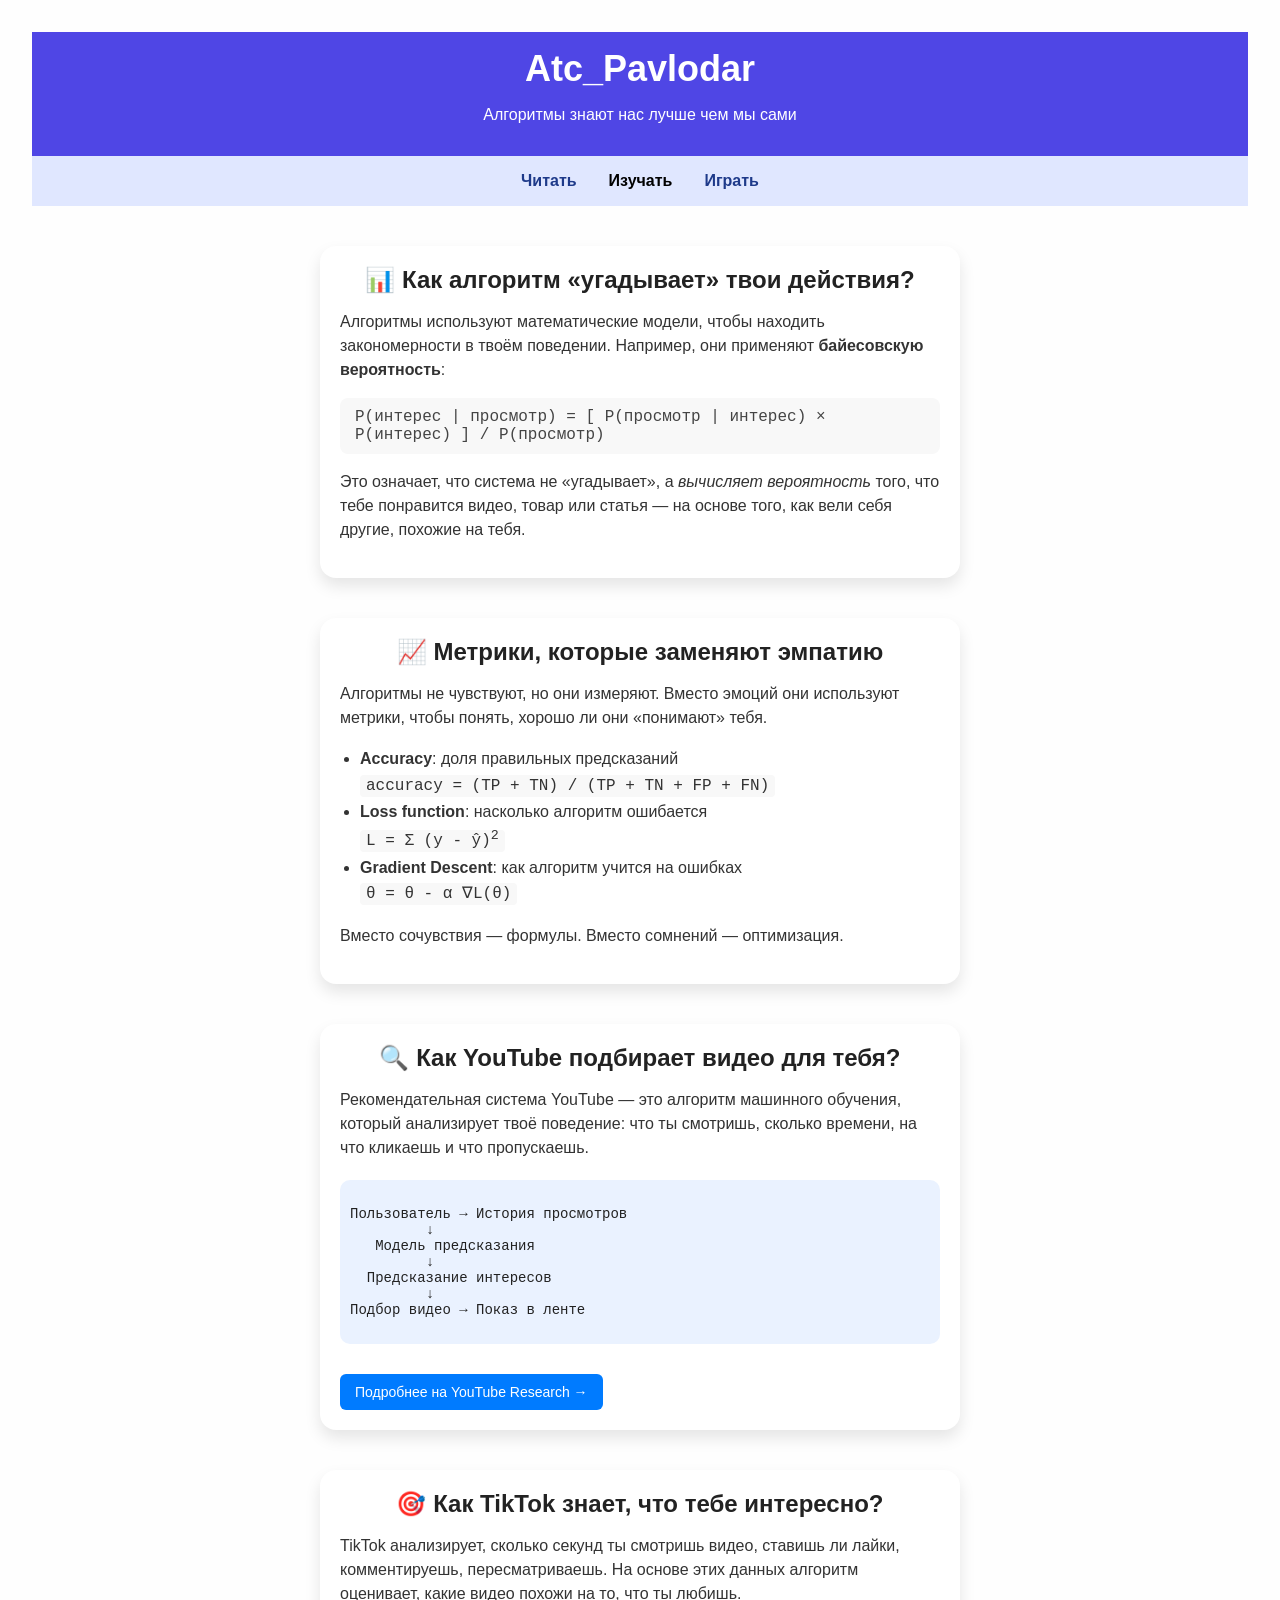
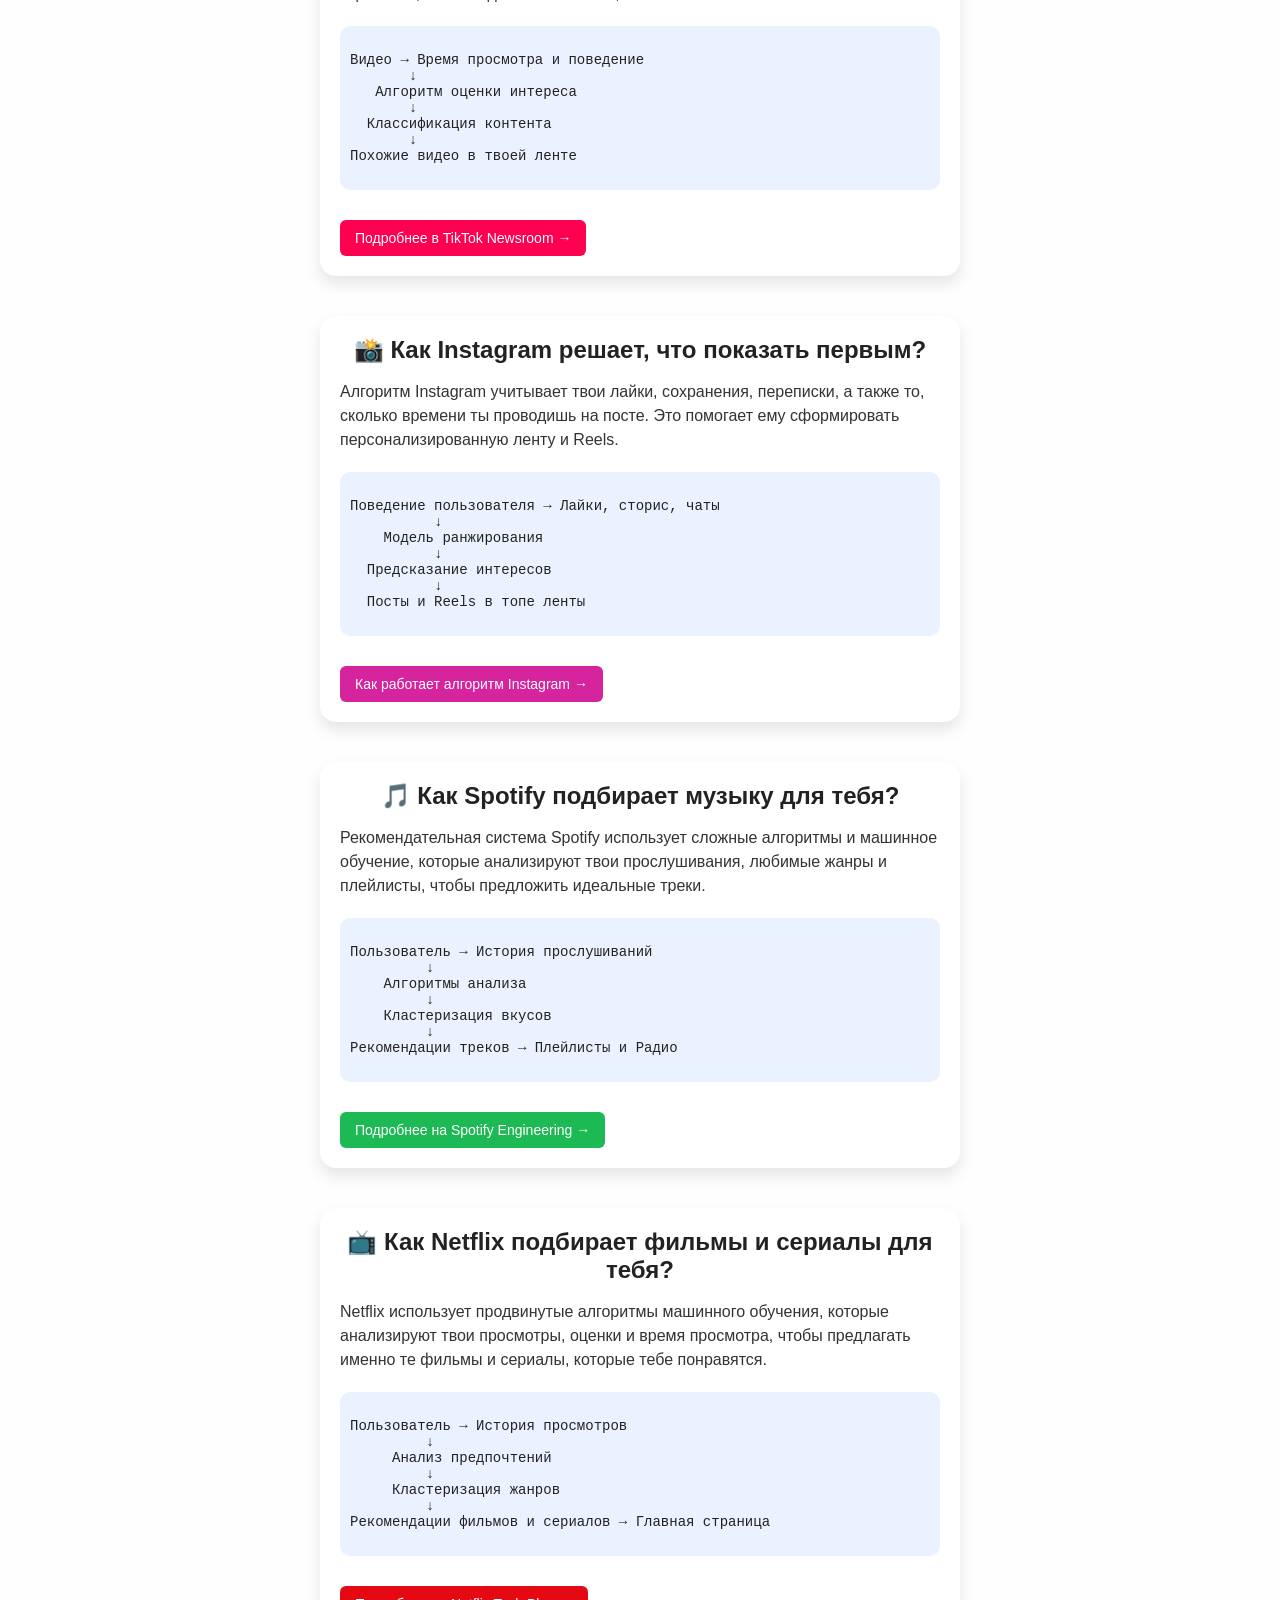
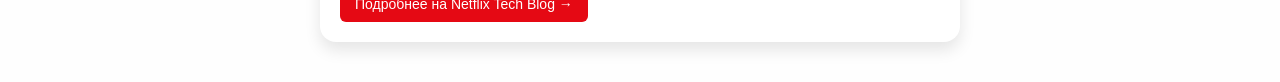
<file: lern.html>
<!DOCTYPE html>
<html lang="ru">
<head>
  <meta charset="UTF-8" />
  <title>Atc_Pavlodar — Алгоритмы знают нас лучше чем мы сами</title>
  <link rel="stylesheet" href="style.css" />
  
</head>


  <header>
    <h1>Atc_Pavlodar</h1>
    <p>Алгоритмы знают нас лучше чем мы сами</p>
  </header>

 <nav>
   <a href="index.html" class="bord-click">Читать</a>
    <a href="lern.html" class="bord-click1">Изучать</a>
    <a href="play.html" class="bord-click2">Играть</a>
  </nav>
<style>
  .bord-click {
  position: relative;
  text-decoration: none;
  
  display: inline-block;           /* Чтобы transform работал правильно */
  text-decoration: none;
  transition: transform 0.3s ease; /* Плавный переход */
  font-size: 16px;

  
}

.bord-click:hover {
  transform: scale(1.2);  
}

  .bord-click1 {
  position: relative;
  text-decoration: none;
  color: black;
  display: inline-block;           /* Чтобы transform работал правильно */
  text-decoration: none;
  transition: transform 0.3s ease; /* Плавный переход */
  font-size: 16px;

  
}

.bord-click1:hover {
  transform: scale(1.2);  
}

  .bord-click2 {
  position: relative;
  text-decoration: none;
  display: inline-block;           /* Чтобы transform работал правильно */
  text-decoration: none;
  transition: transform 0.3s ease; /* Плавный переход */
  font-size: 16px;

  
}

.bord-click2:hover {
  transform: scale(1.2);  
}




</style>

<body>
  <div style="
  background: white;
  border-radius: 16px;
  padding: 20px;
  box-shadow: 0 8px 16px rgba(0,0,0,0.1);
  max-width: 600px;
  margin: 40px auto;
  font-family: Arial, sans-serif;
  transition: transform 0.3s ease;
" onmouseover="this.style.transform='scale(1.02)'" onmouseout="this.style.transform='scale(1)'">

  <h2 style="font-size: 24px; text-align: center; margin-bottom: 10px;">
    📊 Как алгоритм «угадывает» твои действия?
  </h2>

  <p style="font-size: 16px; color: #333; line-height: 1.5;">
    Алгоритмы используют математические модели, чтобы находить закономерности в твоём поведении. Например, они применяют <b>байесовскую вероятность</b>:
  </p>

  <p style="font-size: 16px; color: #444; background: #f8f8f8; padding: 10px 15px; border-radius: 8px; font-family: 'Courier New', monospace; overflow-x: auto;">
    P(интерес | просмотр) = [ P(просмотр | интерес) × P(интерес) ] / P(просмотр)
  </p>

  <p style="font-size: 16px; color: #333; line-height: 1.5;">
    Это означает, что система не «угадывает», а <i>вычисляет вероятность</i> того, что тебе понравится видео, товар или статья — на основе того, как вели себя другие, похожие на тебя.
  </p>

</div>
<div style="
  background: white;
  border-radius: 16px;
  padding: 20px;
  box-shadow: 0 8px 16px rgba(0,0,0,0.1);
  max-width: 600px;
  margin: 40px auto;
  font-family: Arial, sans-serif;
  transition: transform 0.3s ease;
" onmouseover="this.style.transform='scale(1.02)'" onmouseout="this.style.transform='scale(1)'">

  <h2 style="font-size: 24px; text-align: center; margin-bottom: 10px;">
    📈 Метрики, которые заменяют эмпатию
  </h2>

  <p style="font-size: 16px; color: #333; line-height: 1.5;">
    Алгоритмы не чувствуют, но они измеряют. Вместо эмоций они используют метрики, чтобы понять, хорошо ли они «понимают» тебя.
  </p>

  <ul style="font-size: 16px; color: #333; line-height: 1.6; padding-left: 20px;">
    <li><b>Accuracy</b>: доля правильных предсказаний<br>
      <span style="font-family: 'Courier New', monospace; background: #f8f8f8; padding: 2px 6px; border-radius: 4px;">
        accuracy = (TP + TN) / (TP + TN + FP + FN)
      </span>
    </li>
    <li><b>Loss function</b>: насколько алгоритм ошибается<br>
      <span style="font-family: 'Courier New', monospace; background: #f8f8f8; padding: 2px 6px; border-radius: 4px;">
        L = Σ (y - ŷ)<sup>2</sup>
      </span>
    </li>
    <li><b>Gradient Descent</b>: как алгоритм учится на ошибках<br>
      <span style="font-family: 'Courier New', monospace; background: #f8f8f8; padding: 2px 6px; border-radius: 4px;">
        θ = θ - α ∇L(θ)
      </span>
    </li>
  </ul>

  <p style="font-size: 16px; color: #333; line-height: 1.5;">
    Вместо сочувствия — формулы. Вместо сомнений — оптимизация.
  </p>

</div>

<div style="
    background: white;
    border-radius: 16px;
    padding: 20px;
    box-shadow: 0 8px 16px rgba(0,0,0,0.1);
    max-width: 600px;
    margin: 40px auto;
    font-family: Arial, sans-serif;
    transition: transform 0.3s ease;
  " onmouseover="this.style.transform='scale(1.02)'" onmouseout="this.style.transform='scale(1)'">
  
    <h2 style="font-size: 24px; text-align: center; margin-bottom: 10px;">
      🔍 Как YouTube подбирает видео для тебя?
    </h2>

    <p style="font-size: 16px; color: #333; line-height: 1.5;">
      Рекомендательная система YouTube — это алгоритм машинного обучения, 
      который анализирует твоё поведение: что ты смотришь, сколько времени, на что кликаешь и что пропускаешь.
    </p>

    <div style="
      background-color: #eaf2ff;
      padding: 10px;
      border-radius: 10px;
      margin: 20px 0;
      font-family: monospace;
      font-size: 14px;
      white-space: pre-wrap;
    ">
Пользователь → История просмотров
         ↓
   Модель предсказания
         ↓
  Предсказание интересов
         ↓
Подбор видео → Показ в ленте
    </div>

    <a href="https://research.google.com/youtube8m/" target="_blank" style="
      display: inline-block;
      margin-top: 10px;
      padding: 10px 15px;
      background-color: #007bff;
      color: white;
      border-radius: 6px;
      text-decoration: none;
      font-size: 14px;
    ">Подробнее на YouTube Research →</a>

  </div>


  <div style="
  background: white;
  border-radius: 16px;
  padding: 20px;
  box-shadow: 0 8px 16px rgba(0,0,0,0.1);
  max-width: 600px;
  margin: 40px auto;
  font-family: Arial, sans-serif;
  transition: transform 0.3s ease;
" onmouseover="this.style.transform='scale(1.02)'" onmouseout="this.style.transform='scale(1)'">

  <h2 style="font-size: 24px; text-align: center; margin-bottom: 10px;">
    🎯 Как TikTok знает, что тебе интересно?
  </h2>

  <p style="font-size: 16px; color: #333; line-height: 1.5;">
    TikTok анализирует, сколько секунд ты смотришь видео, ставишь ли лайки, комментируешь, пересматриваешь.
    На основе этих данных алгоритм оценивает, какие видео похожи на то, что ты любишь.
  </p>

  <div style="
    background-color: #eaf2ff;
    padding: 10px;
    border-radius: 10px;
    margin: 20px 0;
    font-family: monospace;
    font-size: 14px;
    white-space: pre-wrap;
  ">
Видео → Время просмотра и поведение
       ↓
   Алгоритм оценки интереса
       ↓
  Классификация контента
       ↓
Похожие видео в твоей ленте
  </div>

  <a href="https://newsroom.tiktok.com/en-us/how-tiktok-recommends-videos-for-you" target="_blank" style="
    display: inline-block;
    margin-top: 10px;
    padding: 10px 15px;
    background-color: #ff0050;
    color: white;
    border-radius: 6px;
    text-decoration: none;
    font-size: 14px;
  ">Подробнее в TikTok Newsroom →</a>

</div>


<div style="
  background: white;
  border-radius: 16px;
  padding: 20px;
  box-shadow: 0 8px 16px rgba(0,0,0,0.1);
  max-width: 600px;
  margin: 40px auto;
  font-family: Arial, sans-serif;
  transition: transform 0.3s ease;
" onmouseover="this.style.transform='scale(1.02)'" onmouseout="this.style.transform='scale(1)'">

  <h2 style="font-size: 24px; text-align: center; margin-bottom: 10px;">
    📸 Как Instagram решает, что показать первым?
  </h2>

  <p style="font-size: 16px; color: #333; line-height: 1.5;">
    Алгоритм Instagram учитывает твои лайки, сохранения, переписки, а также то, сколько времени ты проводишь на посте. 
    Это помогает ему сформировать персонализированную ленту и Reels.
  </p>

  <div style="
    background-color: #eaf2ff;
    padding: 10px;
    border-radius: 10px;
    margin: 20px 0;
    font-family: monospace;
    font-size: 14px;
    white-space: pre-wrap;
  ">
Поведение пользователя → Лайки, сторис, чаты
          ↓
    Модель ранжирования
          ↓
  Предсказание интересов
          ↓
  Посты и Reels в топе ленты
  </div>

  <a href="https://about.instagram.com/blog/announcements/instagram-ranking-explained" target="_blank" style="
    display: inline-block;
    margin-top: 10px;
    padding: 10px 15px;
    background-color: #d6249f;
    color: white;
    border-radius: 6px;
    text-decoration: none;
    font-size: 14px;
  ">Как работает алгоритм Instagram →</a>

</div>

<!DOCTYPE html>
<html lang="ru">
<head>
  <meta charset="UTF-8" />
  <title>Chat с OpenAI</title>
  <style>
    body {
      font-family: Arial, sans-serif;
      margin: 2em;
    }
    input, button, textarea {
      font-size: 1em;
      padding: 0.5em;
      width: 100%;
      margin-top: 1em;
    }
    #response {
      white-space: pre-wrap;
      margin-top: 1em;
      background: #f3f3f3;
      padding: 1em;
      border-radius: 8px;
    }
  </style>
<div style="
    background: white;
    border-radius: 16px;
    padding: 20px;
    box-shadow: 0 8px 16px rgba(0,0,0,0.1);
    max-width: 600px;
    margin: 40px auto;
    font-family: Arial, sans-serif;
    transition: transform 0.3s ease;
  " onmouseover="this.style.transform='scale(1.02)'" onmouseout="this.style.transform='scale(1)'">

  <h2 style="font-size: 24px; text-align: center; margin-bottom: 10px;">
    🎵 Как Spotify подбирает музыку для тебя?
  </h2>

  <p style="font-size: 16px; color: #333; line-height: 1.5;">
    Рекомендательная система Spotify использует сложные алгоритмы и машинное обучение, 
    которые анализируют твои прослушивания, любимые жанры и плейлисты, чтобы предложить идеальные треки.
  </p>

  <div style="
    background-color: #eaf2ff;
    padding: 10px;
    border-radius: 10px;
    margin: 20px 0;
    font-family: monospace;
    font-size: 14px;
    white-space: pre-wrap;
  ">
Пользователь → История прослушиваний
         ↓
    Алгоритмы анализа
         ↓
    Кластеризация вкусов
         ↓
Рекомендации треков → Плейлисты и Радио
  </div>

  <a href="https://engineering.atspotify.com/2020/05/how-spotify-recommends-music-to-you/" target="_blank" style="
    display: inline-block;
    margin-top: 10px;
    padding: 10px 15px;
    background-color: #1DB954;
    color: white;
    border-radius: 6px;
    text-decoration: none;
    font-size: 14px;
  ">Подробнее на Spotify Engineering →</a>

</div>
<div style="
    background: white;
    border-radius: 16px;
    padding: 20px;
    box-shadow: 0 8px 16px rgba(0,0,0,0.1);
    max-width: 600px;
    margin: 40px auto;
    font-family: Arial, sans-serif;
    transition: transform 0.3s ease;
  " onmouseover="this.style.transform='scale(1.02)'" onmouseout="this.style.transform='scale(1)'">

  <h2 style="font-size: 24px; text-align: center; margin-bottom: 10px;">
    📺 Как Netflix подбирает фильмы и сериалы для тебя?
  </h2>

  <p style="font-size: 16px; color: #333; line-height: 1.5;">
    Netflix использует продвинутые алгоритмы машинного обучения, которые анализируют твои просмотры, оценки и время просмотра, 
    чтобы предлагать именно те фильмы и сериалы, которые тебе понравятся.
  </p>

  <div style="
    background-color: #eaf2ff;
    padding: 10px;
    border-radius: 10px;
    margin: 20px 0;
    font-family: monospace;
    font-size: 14px;
    white-space: pre-wrap;
  ">
Пользователь → История просмотров
         ↓
     Анализ предпочтений
         ↓
     Кластеризация жанров
         ↓
Рекомендации фильмов и сериалов → Главная страница
  </div>

  <a href="https://netflixtechblog.com/tagged/recommendations" target="_blank" style="
    display: inline-block;
    margin-top: 10px;
    padding: 10px 15px;
    background-color: #e50914;
    color: white;
    border-radius: 6px;
    text-decoration: none;
    font-size: 14px;
  ">Подробнее на Netflix Tech Blog →</a>

</div>


</body>
</html>
</file>
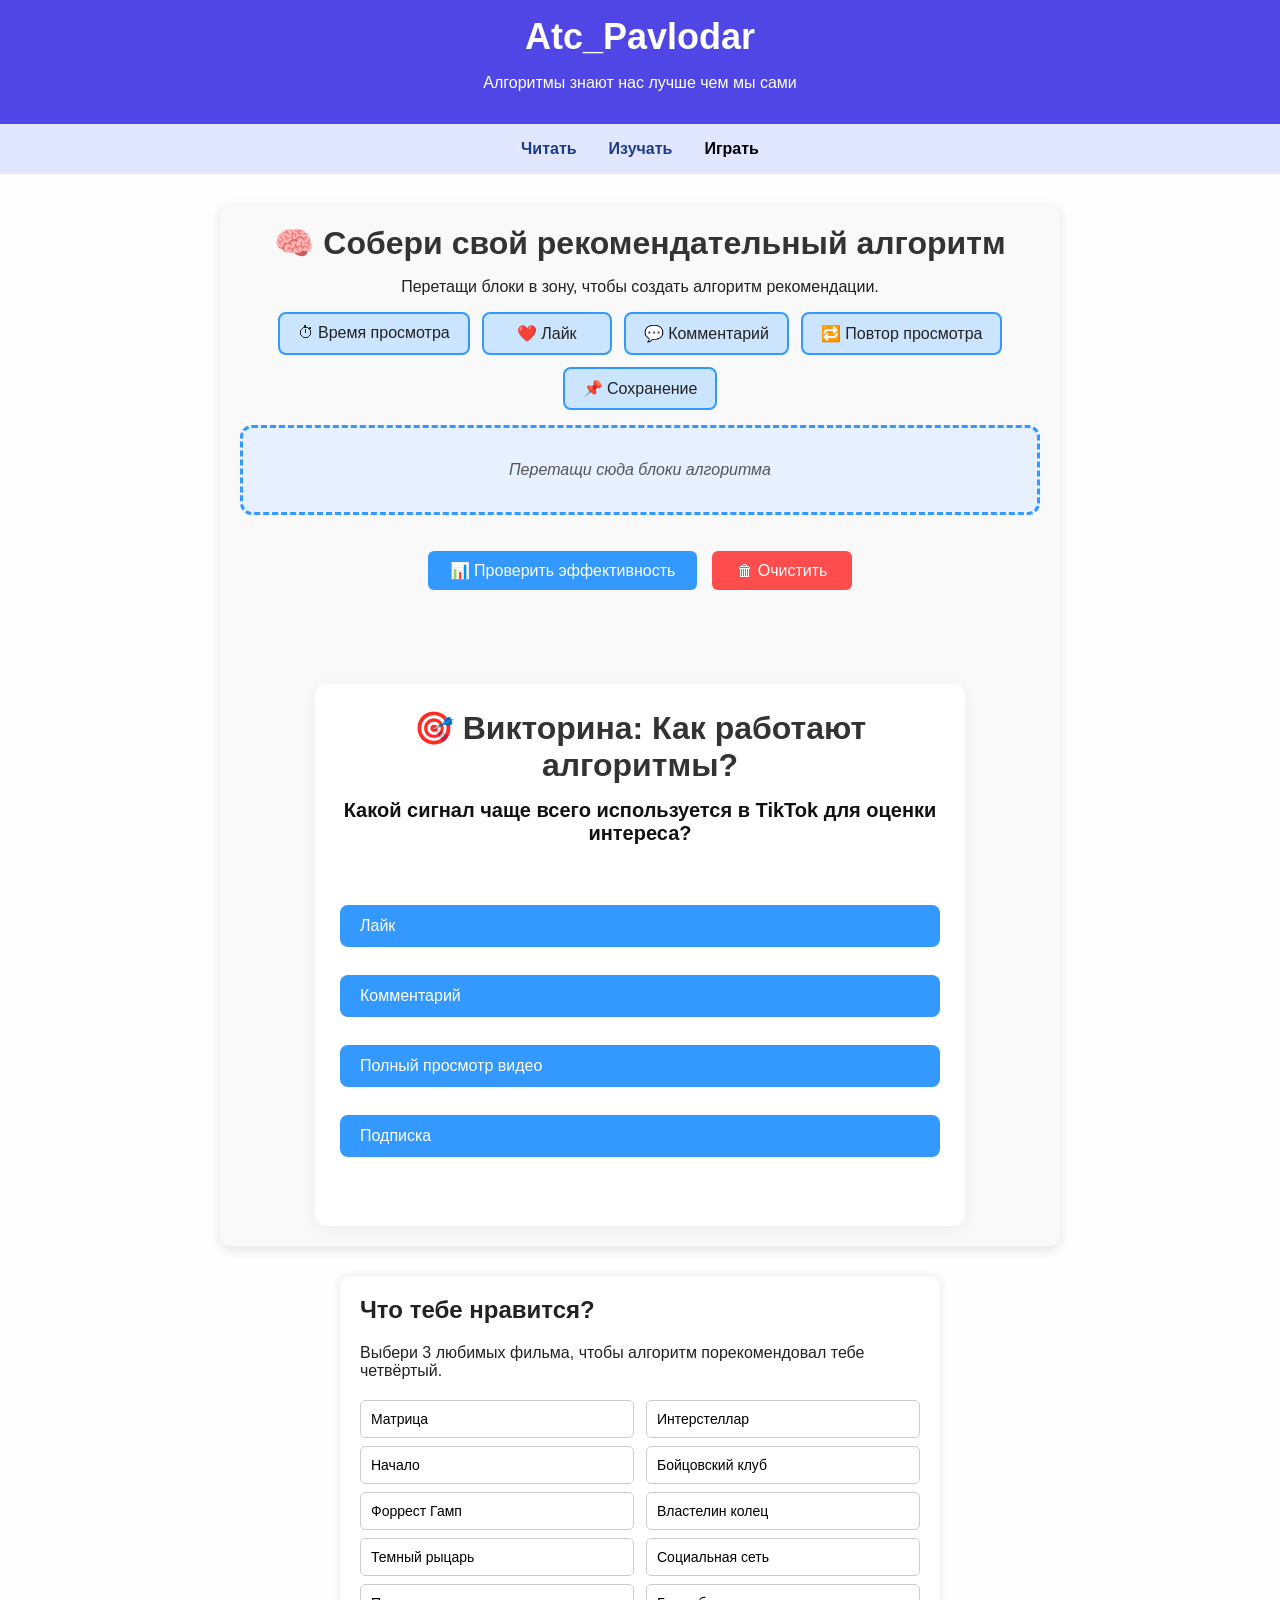
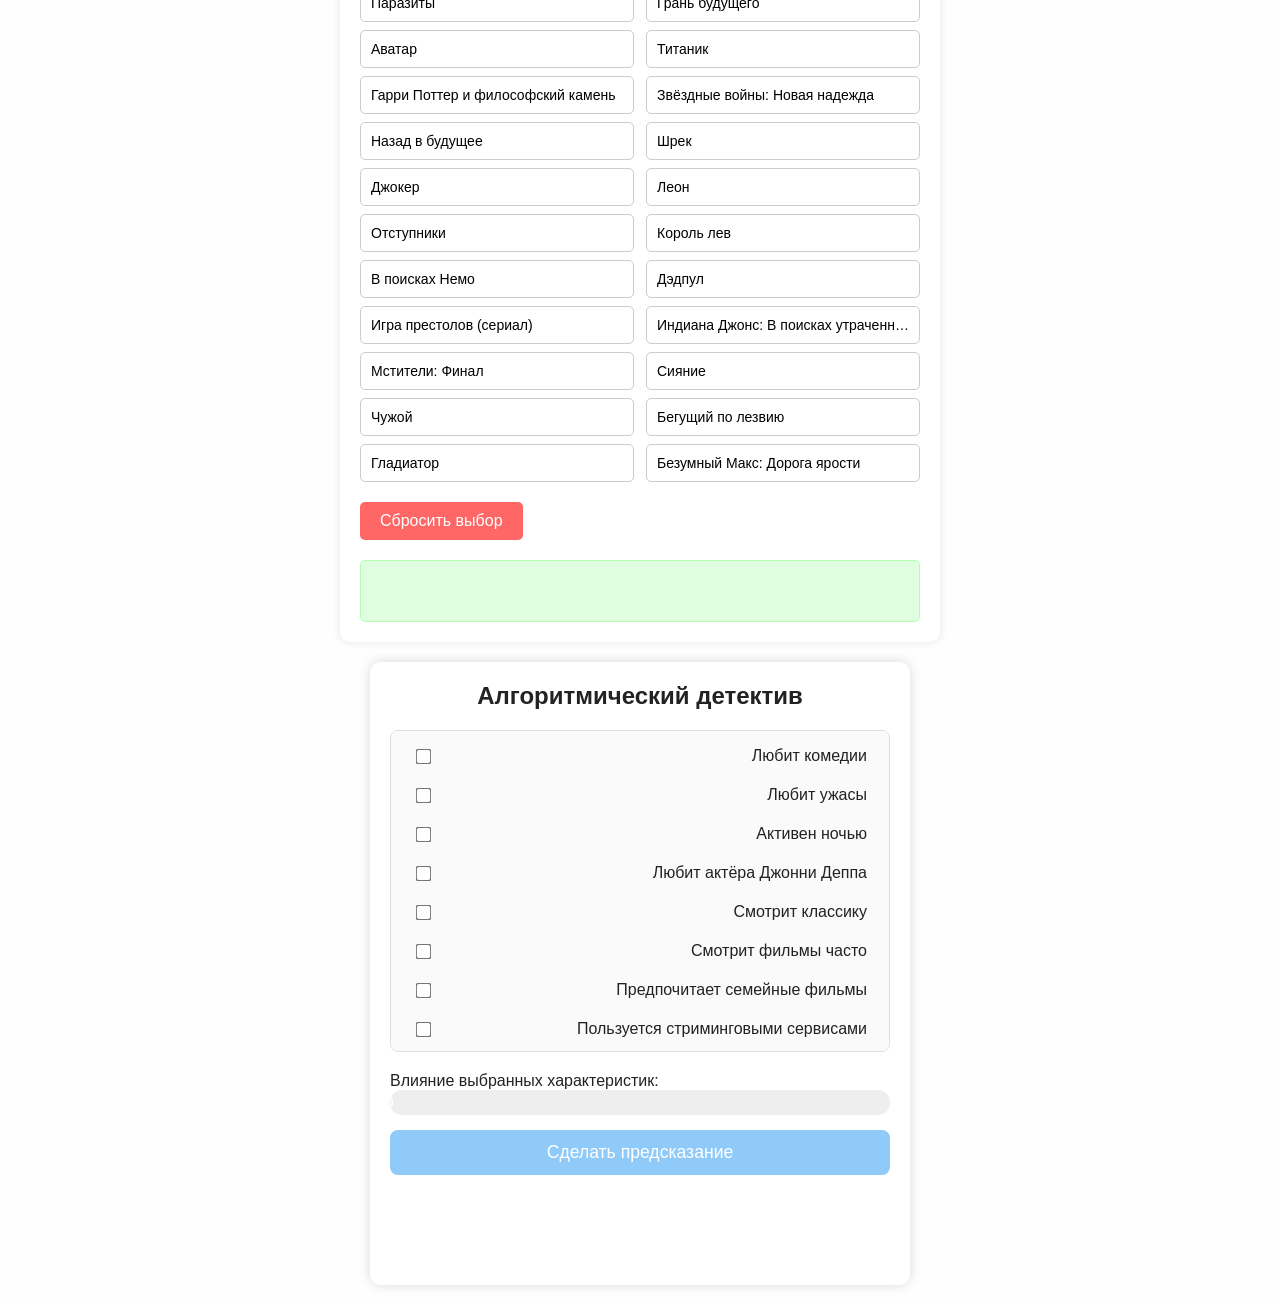
<file: play.html>
<!DOCTYPE html>
<html lang="ru">
<head>
  <meta charset="UTF-8" />
  <title>Atc_Pavlodar— Исследуй рекурсию</title>
  <link rel="stylesheet" href="style.css" />
  
</head>
<body>

  <header>
    <h1>Atc_Pavlodar</h1>
    <p>Алгоритмы знают нас лучше чем мы сами</p>
  </header>
 
  <nav>
    <a href="index.html" class="bord-click">Читать</a>
    <a href="lern.html" class="bord-click1">Изучать</a>
    <a href="play.html" class="bord-click2">Играть</a>
  </nav>


  <!DOCTYPE html>
<html lang="ru">
<head>
  <meta charset="UTF-8" />
  <meta name="viewport" content="width=device-width, initial-scale=1" />
  <title>Игры про алгоритмы</title>
  <style>
    /* Стили только для контейнера игр */
    .game-container {
      font-family: Arial, sans-serif;
      background-color: #f9f9f9;
      padding: 20px;
      max-width: 800px;
      margin: 30px auto;
      border-radius: 10px;
      box-shadow: 0 4px 12px rgba(0,0,0,0.1);
      text-align: center;
    }

    .game-container h2 {
      margin-bottom: 15px;
      color: #333;
    }

    /* Игра 1: перетаскивание блоков */
    .blocks, .dropzone {
      display: flex;
      justify-content: center;
      gap: 12px;
      flex-wrap: wrap;
      margin: 15px 0;
      min-height: 70px;
    }

    .blocks {
      user-select: none;
    }

    .block {
      background-color: #cce5ff;
      border: 2px solid #3399ff;
      border-radius: 8px;
      padding: 10px 18px;
      font-size: 16px;
      cursor: grab;
      user-select: none;
      min-width: 130px;
      box-sizing: border-box;
      transition: background-color 0.3s ease;
    }

    .block.dragging {
      opacity: 0.5;
    }

    .dropzone {
      border: 3px dashed #3399ff;
      border-radius: 12px;
      background-color: #e6f0ff;
      min-height: 90px;
      align-items: center;
      flex-wrap: wrap;
      padding: 10px;
      box-sizing: border-box;
    }

    .dropzone p {
      color: #555;
      font-style: italic;
      margin: 0 auto;
    }

    /* Кнопки */
    .button-group {
      margin-top: 20px;
      display: flex;
      justify-content: center;
      gap: 15px;
      flex-wrap: wrap;
    }

    button {
      padding: 10px 22px;
      border: none;
      border-radius: 6px;
      font-size: 16px;
      cursor: pointer;
      color: white;
      background-color: #3399ff;
      transition: background-color 0.3s ease;
      user-select: none;
      min-width: 140px;
    }

    button:hover {
      background-color: #267acc;
    }

    button.clear {
      background-color: #ff4c4c;
    }

    button.clear:hover {
      background-color: #cc3d3d;
    }

    /* Результат анализа */
    #result {
      margin-top: 20px;
      font-weight: 600;
      font-size: 18px;
      min-height: 24px;
      color: #222;
    }

    /* Игра 2: викторина */
    #quiz {
      margin-top: 50px;
      background: white;
      border-radius: 12px;
      padding: 25px;
      box-shadow: 0 3px 15px rgba(0,0,0,0.05);
      max-width: 600px;
      margin-left: auto;
      margin-right: auto;
    }

    #quiz .question {
      font-size: 20px;
      font-weight: 600;
      margin-bottom: 20px;
      min-height: 70px;
      color: #111;
    }

    #quiz .answers {
      display: flex;
      flex-direction: column;
      gap: 12px;
    }

    #quiz .answers button {
      background-color: #3399ff;
      border-radius: 8px;
      border: none;
      padding: 12px 20px;
      font-size: 16px;
      color: white;
      cursor: pointer;
      text-align: left;
      transition: background-color 0.3s ease;
    }

    #quiz .answers button:hover {
      background-color: #267acc;
    }

    #quizResult {
      margin-top: 20px;
      font-weight: 700;
      font-size: 18px;
      min-height: 24px;
      color: #222;
      min-height: 24px;
    }

    #restartQuiz {
      margin-top: 20px;
      background-color: #ff9900;
      min-width: 150px;
    }

    #restartQuiz:hover {
      background-color: #cc7a00;
    }

  </style>
</head>
<body>

  <div class="game-container">

    <!-- Игра 1: Алгоритм перетаскиванием -->
    <h2>🧠 Собери свой рекомендательный алгоритм</h2>
    <p>Перетащи блоки в зону, чтобы создать алгоритм рекомендации.</p>

    <div class="blocks" id="blocksContainer">
      <div class="block" draggable="true">⏱ Время просмотра</div>
      <div class="block" draggable="true">❤️ Лайк</div>
      <div class="block" draggable="true">💬 Комментарий</div>
      <div class="block" draggable="true">🔁 Повтор просмотра</div>
      <div class="block" draggable="true">📌 Сохранение</div>
    </div>

    <div class="dropzone" id="algorithmZone">
      <p>Перетащи сюда блоки алгоритма</p>
    </div>

    <div class="button-group">
      <button id="analyzeBtn">📊 Проверить эффективность</button>
      <button id="clearBtn" class="clear">🗑 Очистить</button>
    </div>

    <div id="result"></div>

    <!-- Игра 2: Викторина -->
    <div id="quiz">
      <h2>🎯 Викторина: Как работают алгоритмы?</h2>
      <div class="question" id="questionText"></div>
      <div class="answers" id="answerButtons"></div>
      <div id="quizResult"></div>
      <button id="restartQuiz" style="display:none;">Начать заново</button>
    </div>

  </div>

<script>
  // --- Игра 1: Перетаскивание блоков ---
  const blocks = document.querySelectorAll('#blocksContainer .block');
  const dropzone = document.getElementById('algorithmZone');
  const analyzeBtn = document.getElementById('analyzeBtn');
  const clearBtn = document.getElementById('clearBtn');
  const result = document.getElementById('result');

  blocks.forEach(block => {
    block.addEventListener('dragstart', (e) => {
      e.dataTransfer.setData('text/plain', block.textContent);
      block.classList.add('dragging');
    });
    block.addEventListener('dragend', () => {
      block.classList.remove('dragging');
    });
  });

  dropzone.addEventListener('dragover', (e) => {
    e.preventDefault();
  });

  dropzone.addEventListener('drop', (e) => {
    e.preventDefault();
    const data = e.dataTransfer.getData('text/plain');
    const newBlock = document.createElement('div');
    newBlock.className = 'block';
    newBlock.textContent = data;
    newBlock.setAttribute('draggable', 'false');
    dropzone.appendChild(newBlock);

    const p = dropzone.querySelector('p');
    if (p) p.remove();
  });

  analyzeBtn.addEventListener('click', () => {
    const items = dropzone.querySelectorAll('.block');
    if (items.length === 0) {
      result.textContent = "⚠️ Добавь хотя бы один блок!";
      result.style.color = '#cc3300';
      return;
    }
    const factors = Array.from(items).map(el => el.textContent);
    let score = 0;
    if (factors.includes('⏱ Время просмотра')) score += 2;
    if (factors.includes('❤️ Лайк')) score += 2;
    if (factors.includes('💬 Комментарий')) score += 1;
    if (factors.includes('🔁 Повтор просмотра')) score += 2;
    if (factors.includes('📌 Сохранение')) score += 1;

    let message = '';
    if (score >= 6) {
      message = '🚀 Отлично! У тебя сильный алгоритм рекомендаций.';
      result.style.color = '#2e7d32';
    } else if (score >= 3) {
      message = '🧪 Неплохо, но можно улучшить.';
      result.style.color = '#ed6c02';
    } else {
      message = '⚠️ Алгоритм слишком слабый — добавь больше сигналов!';
      result.style.color = '#cc3300';
    }
    result.textContent = message;
  });

  clearBtn.addEventListener('click', () => {
    dropzone.innerHTML = '<p>Перетащи сюда блоки алгоритма</p>';
    result.textContent = '';
  });

  // --- Игра 2: Викторина ---
  const quizData = [
    { question: "Какой сигнал чаще всего используется в TikTok для оценки интереса?", answers: [
      { text: "Лайк", correct: false },
      { text: "Комментарий", correct: false },
      { text: "Полный просмотр видео", correct: true },
      { text: "Подписка", correct: false }
    ]},
    { question: "Что YouTube учитывает при рекомендации видео?", answers: [
      { text: "Название видео", correct: false },
      { text: "Средняя длительность просмотра", correct: true },
      { text: "Количество дизлайков", correct: false },
      { text: "Возраст канала", correct: false }
    ]},
    { question: "Как Instagram определяет, какие истории показать первыми?", answers: [
      { text: "По алфавиту", correct: false },
      { text: "По частоте лайков на посты", correct: false },
      { text: "По взаимодействию с аккаунтом", correct: true },
      { text: "По времени создания истории", correct: false }
    ]},
    { question: "Что такое 'рекомендательный алгоритм'?", answers: [
      { text: "Система, которая выбирает что показать пользователю", correct: true },
      { text: "Алгоритм шифрования", correct: false },
      { text: "Антивирусная программа", correct: false },
      { text: "Программа для редактирования фото", correct: false }
    ]},
    { question: "Что влияет на то, что TikTok показывает в ленте?", answers: [
      { text: "Рандом", correct: false },
      { text: "История просмотров и взаимодействий", correct: true },
      { text: "Количество подписчиков", correct: false },
      { text: "Время суток", correct: false }
    ]},
    { question: "Что такое 'машинное обучение'?", answers: [
      { text: "Процесс обучения компьютера на основе данных", correct: true },
      { text: "Ручное программирование", correct: false },
      { text: "Тип вируса", correct: false },
      { text: "Язык программирования", correct: false }
    ]},
    { question: "Как YouTube измеряет вовлеченность?", answers: [
      { text: "Через комментарии и лайки", correct: false },
      { text: "Средняя длительность просмотра видео", correct: true },
      { text: "Количество подписчиков", correct: false },
      { text: "Число загрузок видео", correct: false }
    ]},
    { question: "Как Instagram выбирает рекламу для пользователя?", answers: [
      { text: "Случайно", correct: false },
      { text: "По интересам и поведению пользователя", correct: true },
      { text: "По времени пребывания на сайте", correct: false },
      { text: "По алфавиту", correct: false }
    ]},
    { question: "Что делает алгоритм TikTok с видео, которое пользователь пропускает?", answers: [
      { text: "Показывает чаще", correct: false },
      { text: "Показывает реже", correct: true },
      { text: "Удаляет его", correct: false },
      { text: "Отправляет другу", correct: false }
    ]},
    { question: "Что такое 'обучение с учителем'?", answers: [
      { text: "Когда модель учится на размеченных данных", correct: true },
      { text: "Когда модель учится сама без данных", correct: false },
      { text: "Обновление операционной системы", correct: false },
      { text: "Тип сети Wi-Fi", correct: false }
    ]}
  ];

  let currentQuestion = 0;
  let score = 0;
  const questionText = document.getElementById('questionText');
  const answerButtons = document.getElementById('answerButtons');
  const quizResult = document.getElementById('quizResult');
  const restartQuizBtn = document.getElementById('restartQuiz');

  function showQuestion() {
    clearQuizState();
    const currentQuiz = quizData[currentQuestion];
    questionText.textContent = currentQuiz.question;

    currentQuiz.answers.forEach(answer => {
      const button = document.createElement('button');
      button.textContent = answer.text;
      button.addEventListener('click', () => selectAnswer(answer.correct, button));
      answerButtons.appendChild(button);
    });
  }

  function clearQuizState() {
    quizResult.textContent = '';
    while (answerButtons.firstChild) {
      answerButtons.removeChild(answerButtons.firstChild);
    }
  }

  function selectAnswer(isCorrect, button) {
    if (isCorrect) {
      score++;
      button.style.backgroundColor = '#2e7d32';
    } else {
      button.style.backgroundColor = '#cc3300';
    }
    // Блокируем все кнопки после выбора
    Array.from(answerButtons.children).forEach(btn => {
      btn.disabled = true;
      // Подсвечиваем правильный ответ зелёным
      const currentQuiz = quizData[currentQuestion];
      const correctAnswer = currentQuiz.answers.find(ans => ans.correct);
      if (btn.textContent === correctAnswer.text) {
        btn.style.backgroundColor = '#2e7d32';
      }
    });

    // Показываем кнопку Далее или Результат
    setTimeout(() => {
      currentQuestion++;
      if (currentQuestion < quizData.length) {
        showQuestion();
      } else {
        showQuizResult();
      }
    }, 1200);
  }

  function showQuizResult() {
    clearQuizState();
    questionText.textContent = 'Викторина завершена!';
    quizResult.textContent = `Ты правильно ответил на ${score} из ${quizData.length} вопросов.`;
    restartQuizBtn.style.display = 'inline-block';
  }

  restartQuizBtn.addEventListener('click', () => {
    currentQuestion = 0;
    score = 0;
    restartQuizBtn.style.display = 'none';
    showQuestion();
  });

  // Запуск викторины при загрузке страницы
  showQuestion();

</script>

<recommendation-game></recommendation-game>

<script>
  class RecommendationGame extends HTMLElement {
    constructor() {
      super();
      this.attachShadow({ mode: 'open' });
      this.selected = [];
      this.items = [
        "Матрица", "Интерстеллар", "Начало", "Бойцовский клуб", "Форрест Гамп",
        "Властелин колец", "Темный рыцарь", "Социальная сеть", "Паразиты", "Грань будущего",
        "Аватар", "Титаник", "Гарри Поттер и философский камень", "Звёздные войны: Новая надежда",
        "Назад в будущее", "Шрек", "Джокер", "Леон", "Отступники", "Король лев",
        "В поисках Немо", "Дэдпул", "Игра престолов (сериал)", "Индиана Джонс: В поисках утраченного ковчега",
        "Мстители: Финал", "Сияние", "Чужой", "Бегущий по лезвию", "Гладиатор", "Безумный Макс: Дорога ярости"
      ];
      this.similarityGroups = {
        "Матрица": ["Начало", "Грань будущего", "Бегущий по лезвию"],
        "Интерстеллар": ["Начало", "Темный рыцарь", "Аватар"],
        "Начало": ["Матрица", "Интерстеллар", "Грань будущего"],
        "Бойцовский клуб": ["Социальная сеть", "Отступники", "Джокер"],
        "Форрест Гамп": ["Социальная сеть", "Король лев", "В поисках Немо"],
        "Властелин колец": ["Грань будущего", "Гладиатор", "Аватар"],
        "Темный рыцарь": ["Начало", "Интерстеллар", "Джокер"],
        "Социальная сеть": ["Форрест Гамп", "Бойцовский клуб", "Отступники"],
        "Паразиты": ["Социальная сеть", "Отступники", "Джокер"],
        "Грань будущего": ["Матрица", "Властелин колец", "Начало"],
        "Аватар": ["Интерстеллар", "Властелин колец", "Гладиатор"],
        "Титаник": ["Аватар", "Король лев", "Форрест Гамп"],
        "Гарри Поттер и философский камень": ["Звёздные войны: Новая надежда", "Индиана Джонс: В поисках утраченного ковчега"],
        "Звёздные войны: Новая надежда": ["Гарри Поттер и философский камень", "Индиана Джонс: В поисках утраченного ковчега"],
        "Назад в будущее": ["Шрек", "Грань будущего"],
        "Шрек": ["Назад в будущее", "В поисках Немо"],
        "Джокер": ["Темный рыцарь", "Бойцовский клуб", "Паразиты"],
        "Леон": ["Отступники", "Джокер"],
        "Отступники": ["Бойцовский клуб", "Социальная сеть", "Паразиты"],
        "Король лев": ["Форрест Гамп", "Титаник"],
        "В поисках Немо": ["Форрест Гамп", "Шрек"],
        "Дэдпул": ["Мстители: Финал", "Бегущий по лезвию"],
        "Игра престолов (сериал)": ["Властелин колец", "Гладиатор"],
        "Индиана Джонс: В поисках утраченного ковчега": ["Звёздные войны: Новая надежда", "Гарри Поттер и философский камень"],
        "Мстители: Финал": ["Дэдпул", "Темный рыцарь"],
        "Сияние": ["Чужой", "Бегущий по лезвию"],
        "Чужой": ["Сияние", "Бегущий по лезвию"],
        "Бегущий по лезвию": ["Матрица", "Сияние", "Чужой"],
        "Гладиатор": ["Властелин колец", "Аватар", "Игра престолов (сериал)"],
        "Безумный Макс: Дорога ярости": ["Грань будущего", "Мстители: Финал"]
      };

      this.shadowRoot.innerHTML = `
        <style>
          :host {
            display: block;
            max-width: 600px;
            margin: 20px auto;
            font-family: Arial, sans-serif;
          }
          .container {
            background: white;
            padding: 20px;
            border-radius: 10px;
            box-shadow: 0 0 10px rgba(0,0,0,0.1);
          }
          h2 {
            margin-top: 0;
          }
          p {
            margin-top: 0;
            margin-bottom: 20px;
          }
          #itemList {
            display: grid;
            grid-template-columns: 1fr 1fr;
            gap: 8px 12px;
          }
          #itemList button {
            width: 100%;
            padding: 10px;
            font-size: 14px;
            cursor: pointer;
            border-radius: 5px;
            border: 1px solid #ccc;
            background-color: white;
            transition: background-color 0.3s;
            text-align: left;
            white-space: nowrap;
            overflow: hidden;
            text-overflow: ellipsis;
          }
          #itemList button:hover:not(:disabled) {
            background-color: #f0f0f0;
          }
          #itemList button:disabled {
            background-color: #a0dca0;
            border-color: #7bb87b;
            cursor: default;
          }
          #resetBtn {
            padding: 10px 20px;
            font-size: 16px;
            cursor: pointer;
            background-color: #ff6666;
            border: none;
            border-radius: 5px;
            color: white;
            margin: 20px 0 10px 0;
          }
          #recommendation {
            margin-top: 10px;
            padding: 15px;
            background-color: #e0ffe0;
            border: 1px solid #b2ffb2;
            border-radius: 5px;
            min-height: 30px;
            font-weight: bold;
          }
        </style>
        <div class="container">
          <h2>Что тебе нравится?</h2>
          <p>Выбери 3 любимых фильма, чтобы алгоритм порекомендовал тебе четвёртый.</p>
          <div id="itemList"></div>
          <button id="resetBtn">Сбросить выбор</button>
          <div id="recommendation"></div>
        </div>
      `;

      this.itemList = this.shadowRoot.getElementById('itemList');
      this.recommendation = this.shadowRoot.getElementById('recommendation');
      this.resetBtn = this.shadowRoot.getElementById('resetBtn');
    }

    connectedCallback() {
      this.renderButtons();
      this.resetBtn.addEventListener('click', () => this.resetSelection());
    }

    createButton(text) {
      const btn = document.createElement('button');
      btn.textContent = text;
      btn.title = text;
      btn.addEventListener('click', () => this.handleSelection(text));
      if (this.selected.includes(text)) {
        btn.disabled = true;
      }
      return btn;
    }

    renderButtons() {
      this.itemList.innerHTML = '';
      this.items.forEach(item => {
        const btn = this.createButton(item);
        this.itemList.appendChild(btn);
      });
    }

    handleSelection(item) {
      if (this.selected.length === 3) {
        this.resetSelection();
        this.selected.push(item);
      } else {
        this.selected.push(item);
      }
      this.renderButtons();

      if (this.selected.length === 3) {
        this.recommend();
      } else {
        this.recommendation.textContent = '';
      }
    }

    recommend() {
      const score = {};
      this.selected.forEach(item => {
        (this.similarityGroups[item] || []).forEach(similar => {
          if (!this.selected.includes(similar)) {
            score[similar] = (score[similar] || 0) + 1;
          }
        });
      });
      const sorted = Object.entries(score).sort((a, b) => b[1] - a[1]);
      if (sorted.length > 0) {
        this.recommendation.textContent = `Рекомендация алгоритма: ${sorted[0][0]}`;
      } else {
        this.recommendation.textContent = 'Не удалось найти рекомендацию. Попробуй другие фильмы.';
      }
    }

    resetSelection() {
      this.selected = [];
      this.recommendation.textContent = '';
      this.renderButtons();
    }
  }

  customElements.define('recommendation-game', RecommendationGame);
</script>


<algo-detective-game></algo-detective-game>

<script>
class AlgoDetectiveGame extends HTMLElement {
  constructor() {
    super();
    this.attachShadow({mode: 'open'});

    this.userTraits = [
      { id: 'genre_comedy', label: 'Любит комедии', weight: 2, detail: 'Комедии чаще выбирают молодые' },
      { id: 'genre_horror', label: 'Любит ужасы', weight: 1.5, detail: 'Ужасы популярны среди 18-35' },
      { id: 'night_active', label: 'Активен ночью', weight: 2.5, detail: 'Ночные активности — признак молодёжи' },
      { id: 'favorite_actor', label: 'Любит актёра Джонни Деппа', weight: 1.2, detail: 'Актёр популярен у всех возрастов' },
      { id: 'likes_classics', label: 'Смотрит классику', weight: -2, detail: 'Любовь к классике часто у старшего поколения' },
      { id: 'watch_freq_high', label: 'Смотрит фильмы часто', weight: 2, detail: 'Частый просмотр чаще у молодежи' },
      { id: 'prefers_family', label: 'Предпочитает семейные фильмы', weight: -1.5, detail: 'Семейные фильмы часто смотрят взрослые' },
      { id: 'uses_streaming', label: 'Пользуется стриминговыми сервисами', weight: 2.3, detail: 'Стриминг чаще у молодежи' },
      { id: 'prefers_hd', label: 'Смотрит фильмы в HD качестве', weight: 1.8, detail: 'Предпочитают более молодые зрители' },
      { id: 'likes_documentary', label: 'Любит документальные фильмы', weight: -1, detail: 'Документалистика популярна у среднего и старшего возраста' },
      { id: 'prefers_series', label: 'Предпочитает сериалы', weight: 1.7, detail: 'Сериалы популярны у молодежи и среднего возраста' },
      { id: 'uses_mobile', label: 'Смотрит фильмы на мобильном', weight: 2.0, detail: 'Мобильный просмотр больше у молодых' },
      { id: 'prefers_4k', label: 'Смотрит фильмы в 4K', weight: 1.5, detail: 'Часто у технологичных молодых' },
      { id: 'likes_action', label: 'Любит экшн-фильмы', weight: 2.1, detail: 'Экшн — фаворит молодежи' },
      { id: 'prefers_old_movies', label: 'Смотрит старые фильмы', weight: -2.3, detail: 'Старые фильмы чаще предпочитают пожилые' },
      { id: 'watch_time_evening', label: 'Смотрит вечером', weight: 0.5, detail: 'Вечерний просмотр у всех возрастов' },
      { id: 'watch_time_night', label: 'Смотрит ночью', weight: 1.9, detail: 'Ночной просмотр — признак молодежи' },
      { id: 'likes_romance', label: 'Любит романтические фильмы', weight: 0.7, detail: 'Романтика популярна у среднего возраста' },
      { id: 'prefers_family_time', label: 'Смотрит вместе с семьёй', weight: -1.8, detail: 'Семейный просмотр — взрослые и старшие' },
      { id: 'likes_thriller', label: 'Любит триллеры', weight: 1.6, detail: 'Триллеры популярны среди молодежи и среднего возраста' },
    ];

    this.selectedTraits = new Set();

    this.shadowRoot.innerHTML = `
      <style>
        :host {
          font-family: Arial, sans-serif;
          max-width: 500px;
          margin: 20px auto;
          background: white;
          padding: 20px;
          border-radius: 10px;
          box-shadow: 0 0 12px rgba(0,0,0,0.15);
          user-select: none;
          display: block;
        }
        h2 {
          text-align: center;
          margin-top: 0;
        }
        .traits-list {
          display: flex;
          flex-direction: column;
          gap: 8px;
          margin-bottom: 20px;
          max-height: 300px;
          overflow-y: auto;
          border: 1px solid #ddd;
          padding: 10px;
          border-radius: 8px;
          background: #fafafa;
        }
        label {
          cursor: pointer;
          user-select: none;
          display: flex;
          justify-content: space-between;
          padding: 6px 12px;
          border-radius: 5px;
          transition: background-color 0.3s;
        }
        label:hover {
          background-color: #e3f2fd;
        }
        input[type="checkbox"] {
          margin-right: 10px;
          transform: scale(1.2);
          cursor: pointer;
        }
        .weight-bar-container {
          height: 25px;
          background: #eee;
          border-radius: 12px;
          overflow: hidden;
          margin-bottom: 15px;
        }
        .weight-bar {
          height: 25px;
          width: 0%;
          background-color: #2196f3;
          transition: width 0.6s;
          border-radius: 12px 0 0 12px;
          display: flex;
          align-items: center;
          justify-content: center;
          color: white;
          font-weight: bold;
          user-select: none;
          font-size: 14px;
        }
        .weight-bar.negative {
          background-color: #f44336;
          border-radius: 0 12px 12px 0;
        }
        button {
          width: 100%;
          padding: 12px;
          font-size: 1.1em;
          border: none;
          border-radius: 8px;
          background-color: #2196f3;
          color: white;
          cursor: pointer;
          user-select: none;
          transition: background-color 0.3s;
        }
        button:hover:not(:disabled) {
          background-color: #1769aa;
        }
        button:disabled {
          background-color: #90caf9;
          cursor: default;
        }
        .result {
          margin-top: 20px;
          font-size: 1.2em;
          text-align: center;
          font-weight: bold;
          min-height: 60px;
          user-select: text;
        }
        .explanation {
          margin-top: 10px;
          font-size: 0.9em;
          color: #555;
          white-space: pre-wrap;
          user-select: text;
        }
      </style>

      <h2>Алгоритмический детектив</h2>
      <div class="traits-list" id="traitsList"></div>

      <div>Влияние выбранных характеристик:</div>
      <div class="weight-bar-container">
        <div id="weightBar" class="weight-bar">0</div>
      </div>

      <button id="predictBtn" disabled>Сделать предсказание</button>

      <div class="result" id="result"></div>
      <div class="explanation" id="explanation"></div>
    `;

    this.traitsListEl = this.shadowRoot.getElementById('traitsList');
    this.weightBarEl = this.shadowRoot.getElementById('weightBar');
    this.predictBtn = this.shadowRoot.getElementById('predictBtn');
    this.resultEl = this.shadowRoot.getElementById('result');
    this.explanationEl = this.shadowRoot.getElementById('explanation');

    this.renderTraits();

    this.predictBtn.addEventListener('click', () => this.makePrediction());
  }

  renderTraits() {
    this.userTraits.forEach(trait => {
      const label = document.createElement('label');
      const checkbox = document.createElement('input');
      checkbox.type = 'checkbox';
      checkbox.id = trait.id;
      checkbox.addEventListener('change', () => this.onTraitToggle(trait, checkbox.checked));

      label.appendChild(checkbox);
      label.appendChild(document.createTextNode(trait.label));

      this.traitsListEl.appendChild(label);
    });
  }

  onTraitToggle(trait, checked) {
    if (checked) {
      this.selectedTraits.add(trait);
    } else {
      this.selectedTraits.delete(trait);
    }
    this.updateWeightBar();
    this.predictBtn.disabled = this.selectedTraits.size === 0;
    this.resultEl.textContent = '';
    this.explanationEl.textContent = '';
  }

  updateWeightBar() {
    const sumWeight = [...this.selectedTraits].reduce((acc, t) => acc + t.weight, 0);
    const maxAbsWeight = 10; // чуть больше для новых вариантов
    const percent = Math.min(Math.abs(sumWeight) / maxAbsWeight * 100, 100);

    this.weightBarEl.style.width = percent + '%';

    if (sumWeight >= 0) {
      this.weightBarEl.classList.remove('negative');
      this.weightBarEl.textContent = sumWeight.toFixed(1);
    } else {
      this.weightBarEl.classList.add('negative');
      this.weightBarEl.textContent = sumWeight.toFixed(1);
    }
  }

  makePrediction() {
    const sumWeight = [...this.selectedTraits].reduce((acc, t) => acc + t.weight, 0);

    let prediction = '';
    if (sumWeight > 3) {
      prediction = 'Молодой (18-30 лет)';
    } else if (sumWeight >= 0) {
      prediction = 'Средний возраст (31-50 лет)';
    } else {
      prediction = 'Старший возраст (51+ лет)';
    }

    this.resultEl.textContent = `Предсказание: ${prediction}`;

    // Пошаговое объяснение влияния
    let explanationText = 'Как алгоритм пришёл к выводу:\n\n';
    [...this.selectedTraits].forEach(t => {
      explanationText += `- "${t.label}" влияет с весом ${t.weight > 0 ? '+' : ''}${t.weight.toFixed(1)}: ${t.detail}\n`;
    });

    this.explanationEl.textContent = explanationText;
  }
}

customElements.define('algo-detective-game', AlgoDetectiveGame);
</script>







 

 
 
 
 
 
 
 
 
 
 
 
 
 
 
 
 
 <style>
  .bord-click {
  position: relative;
  text-decoration: none;

  display: inline-block;           /* Чтобы transform работал правильно */
  text-decoration: none;
  transition: transform 0.3s ease; /* Плавный переход */
  font-size: 16px;

  
}

.bord-click:hover {
  transform: scale(1.2);  
}

  .bord-click1 {
  position: relative;
  text-decoration: none;
  
  display: inline-block;           /* Чтобы transform работал правильно */
  text-decoration: none;
  transition: transform 0.3s ease; /* Плавный переход */
  font-size: 16px;

  
}

.bord-click1:hover {
  transform: scale(1.2);  
}

  .bord-click2 {
  position: relative;
  text-decoration: none;
  color: black;
  display: inline-block;           /* Чтобы transform работал правильно */
  text-decoration: none;
  transition: transform 0.3s ease; /* Плавный переход */
  font-size: 16px;

  
}

.bord-click2:hover {
  transform: scale(1.2);  
}
</style>











</body>
</html>
</file>
<file: style.css>
body, * {
  user-select: none; /* Запрет выделения текста */
  -webkit-user-select: none; /* для Safari */
  -moz-user-select: none; /* для Firefox */
  -ms-user-select: none; /* для IE/Edge */
}

body {
    font-family: 'Segoe UI', sans-serif;
    background: #fefefe;
    color: #222;
    margin: 0 auto;
    padding: 0 auto;
    
  }

  header {
    background: #4f46e5;
    color: white;
    padding: 1rem;
    text-align: center;
  }

  nav {
    display: flex;
    justify-content: center;
    gap: 2rem;
    background: #e0e7ff;
    padding: 1rem;
  }

  nav a {
    text-decoration: none;
    color: #1e3a8a;
    font-weight: bold;
  }

  section {
    max-width: 900px;
    margin: auto;
    padding: 2rem;
  }

  canvas {
    display: block;
    margin: 1rem auto;
    border: 1px solid #ccc;
  }

  button {
    padding: 0.5rem 1rem;
    background: #4f46e5;
    color: white;
    border: none;
    border-radius: 6px;
    cursor: pointer;
    margin-top: 1rem;
  }

.section {
  padding: 0 auto;
  margin: 0 auto;
  max-width: 1300px;
}
h1 {
  
  
  font-size: 36px;     /* увеличиваем размер текста */
  text-align: center;  /* выравнивание по центру */
  margin-bottom: 20px; /* отступ снизу (по желанию) */
  padding: 0 auto;
  margin: 0 auto;
  max-width: 1300px;
}

h2 {
  font-size: 32px;     /* увеличиваем размер текста */
  text-align: center;  /* выравнивание по центру */
  margin-bottom: 20px; /* отступ снизу (по желанию) */
  padding: 0 auto;
  margin: 0 auto;
  max-width: 1300px;
}
</file>
